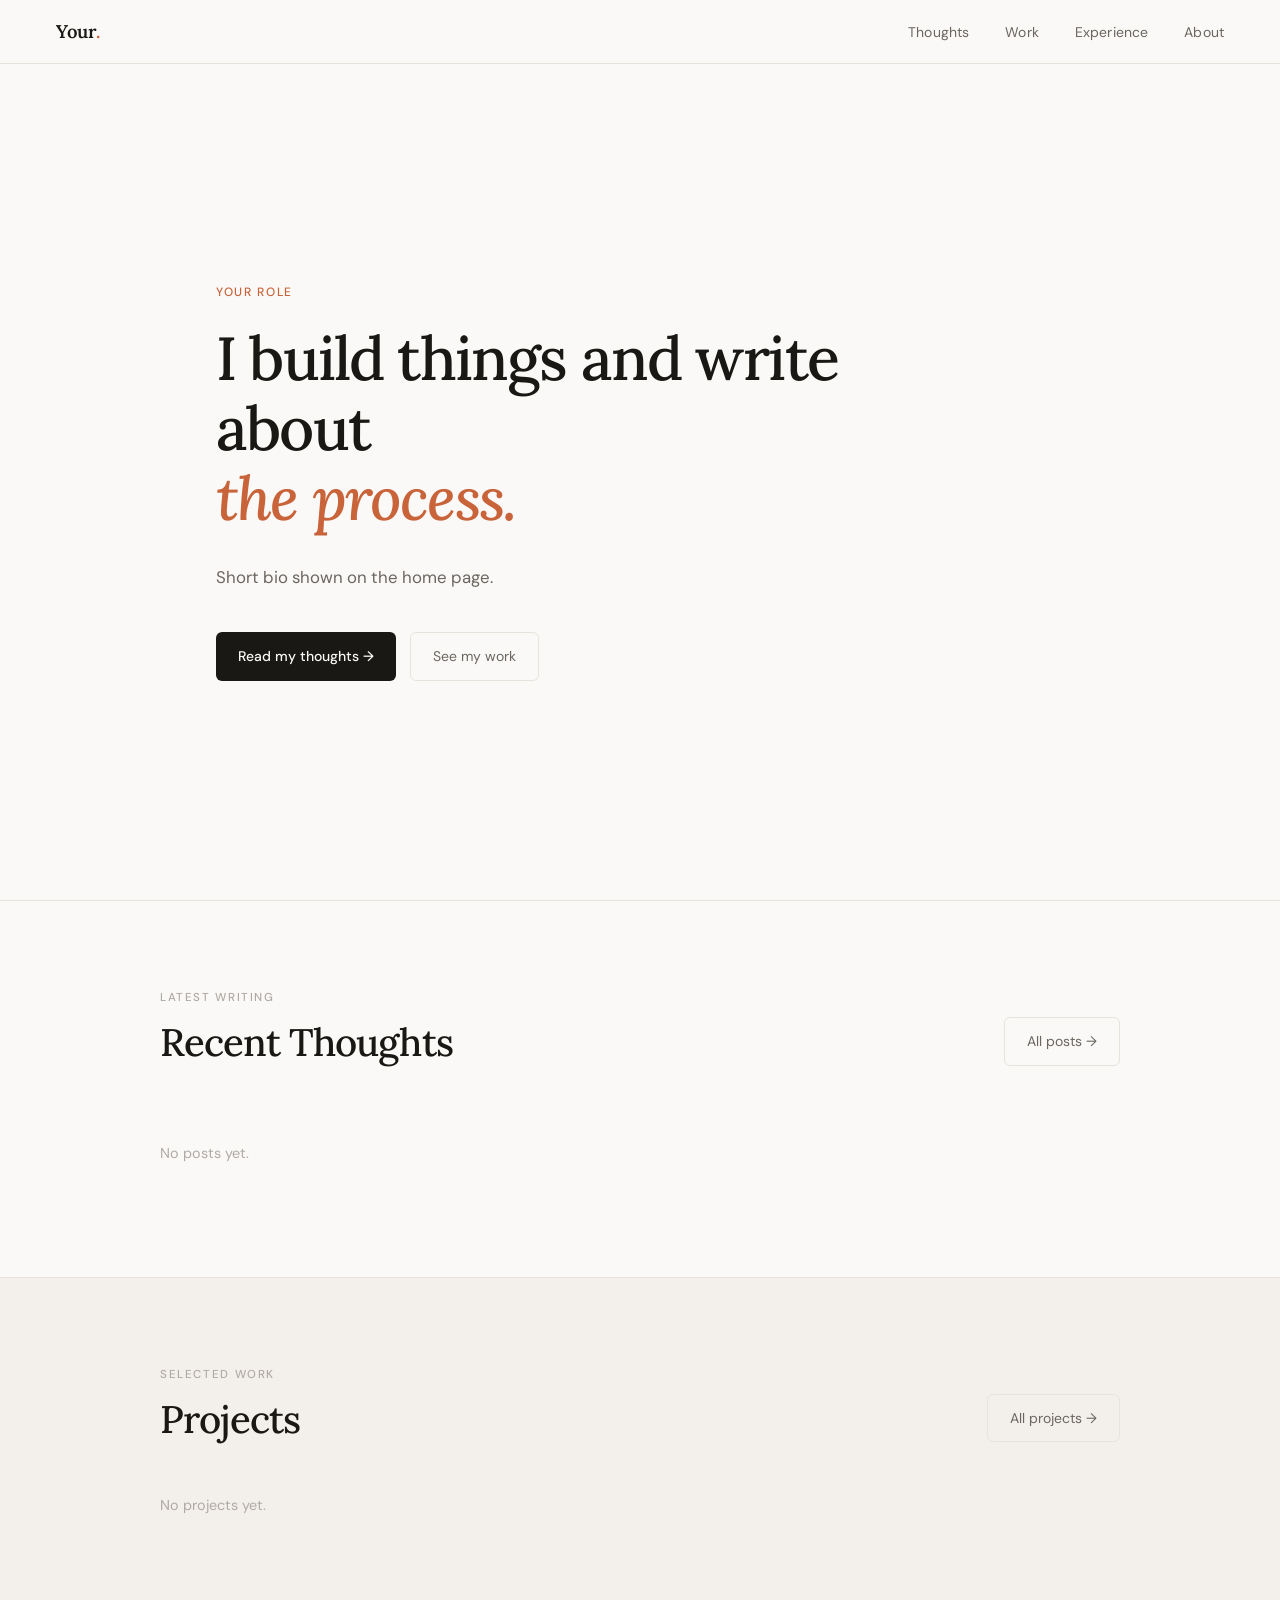
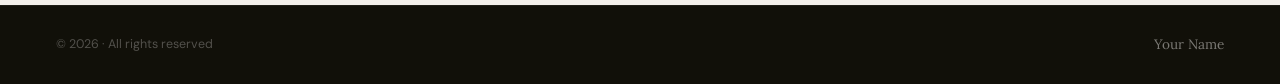
<file: index.html>
<!DOCTYPE html>
<html lang="en">
<head>
  <meta charset="UTF-8" />
  <meta name="viewport" content="width=device-width, initial-scale=1.0" />
  <title>Home</title>
  <link rel="preconnect" href="https://fonts.googleapis.com">
  <link href="https://fonts.googleapis.com/css2?family=Lora:ital,wght@0,400;0,500;0,600;1,400;1,500&family=DM+Sans:wght@300;400;500&display=swap" rel="stylesheet">
  <link rel="stylesheet" href="css/style.css">
</head>
<body>
  <nav class="nav" id="main-nav"></nav>

  <div class="page">
    <header class="hero">
      <div class="hero-inner">
        <p class="hero-eyebrow" id="hero-role">Loading...</p>
        <h1 id="hero-headline">&nbsp;</h1>
        <p class="hero-bio" id="hero-bio">&nbsp;</p>
        <div class="hero-ctas">
          <a href="thoughts.html" class="btn-primary">Read my thoughts &#8594;</a>
          <a href="portfolio.html" class="btn-ghost">See my work</a>
        </div>
      </div>
    </header>

    <section class="section" style="border-top:1px solid var(--border)">
      <div class="section-wrap">
        <div class="section-header">
          <div>
            <p class="section-label">Latest Writing</p>
            <h2 class="section-title">Recent Thoughts</h2>
          </div>
          <a href="thoughts.html" class="btn-ghost">All posts &#8594;</a>
        </div>
        <div class="posts-list" id="home-posts"><p style="color:var(--ink-faint);font-size:.9rem;padding:24px 0">Loading...</p></div>
      </div>
    </section>

    <section class="section" style="background:var(--paper-warm);border-top:1px solid var(--border)">
      <div class="section-wrap">
        <div class="section-header">
          <div>
            <p class="section-label">Selected Work</p>
            <h2 class="section-title">Projects</h2>
          </div>
          <a href="portfolio.html" class="btn-ghost">All projects &#8594;</a>
        </div>
        <div class="projects-grid" id="home-projects"><p style="color:var(--ink-faint);font-size:.9rem">Loading...</p></div>
      </div>
    </section>
  </div>

  <footer class="footer" id="main-footer"></footer>

  <script src="js/cms.js"></script>
  <script src="js/main.js"></script>
  <script>
    buildNav('home');

    document.addEventListener('DOMContentLoaded', async function () {
      const [profile, posts, projects] = await Promise.all([
        CMS.getProfile(),
        CMS.getPosts(),
        CMS.getProjects()
      ]);

      document.title = profile.name + ' — ' + profile.role;
      document.getElementById('hero-role').textContent = profile.role;
      document.getElementById('hero-headline').innerHTML = profile.tagline + '<br><em>' + profile.taglineEm + '</em>';
      document.getElementById('hero-bio').textContent = profile.bio;

      // Footer uses profile name
      buildFooter(profile);

      // Latest 3 posts
      const postsCont = document.getElementById('home-posts');
      const latest = posts.slice(0, 3);
      postsCont.innerHTML = latest.length === 0
        ? '<p style="color:var(--ink-faint);font-size:.9rem;padding:24px 0">No posts yet.</p>'
        : latest.map(function(post) {
            return '<a class="post-card fade-in" href="post.html?id=' + post.id + '">' +
              '<div>' +
                '<span class="post-tag">' + (post.tag || '') + '</span>' +
                '<h3 class="post-title">' + post.title + '</h3>' +
                '<p class="post-excerpt">' + post.excerpt + '</p>' +
              '</div>' +
              '<div class="post-meta-col">' +
                '<div class="post-date">' + CMS.formatDate(post.date) + '</div>' +
                '<div class="post-read">' + (post.readMin || 5) + ' min read</div>' +
              '</div></a>';
          }).join('');

      // Latest 3 projects
      const projCont = document.getElementById('home-projects');
      const latest3 = projects.slice(0, 3);
      projCont.innerHTML = latest3.length === 0
        ? '<p style="color:var(--ink-faint);font-size:.9rem">No projects yet.</p>'
        : latest3.map(function(proj) {
            const url = proj.url && proj.url !== '#' ? proj.url : '';
            const tags = (proj.tags || '').split(',').map(function(t){ return '<span class="tag">' + t.trim() + '</span>'; }).join('');
            return '<a class="project-card fade-in"' +
              ' href="' + (url || 'javascript:void(0)') + '"' +
              (url ? ' target="_blank" rel="noopener"' : '') + '>' +
              (proj.cover ? '<img class="project-cover" src="' + proj.cover + '" alt="' + proj.title + '">' : '') +
              '<h3 class="project-title">' + proj.title + '</h3>' +
              '<p class="project-desc">' + proj.desc + '</p>' +
              '<div class="project-tags">' + tags + '</div>' +
              (url ? '<span class="project-url">Visit &#8594;</span>' : '') +
              '</a>';
          }).join('');

      initScrollAnimations();
    });
  </script>
</body>
</html>
</file>
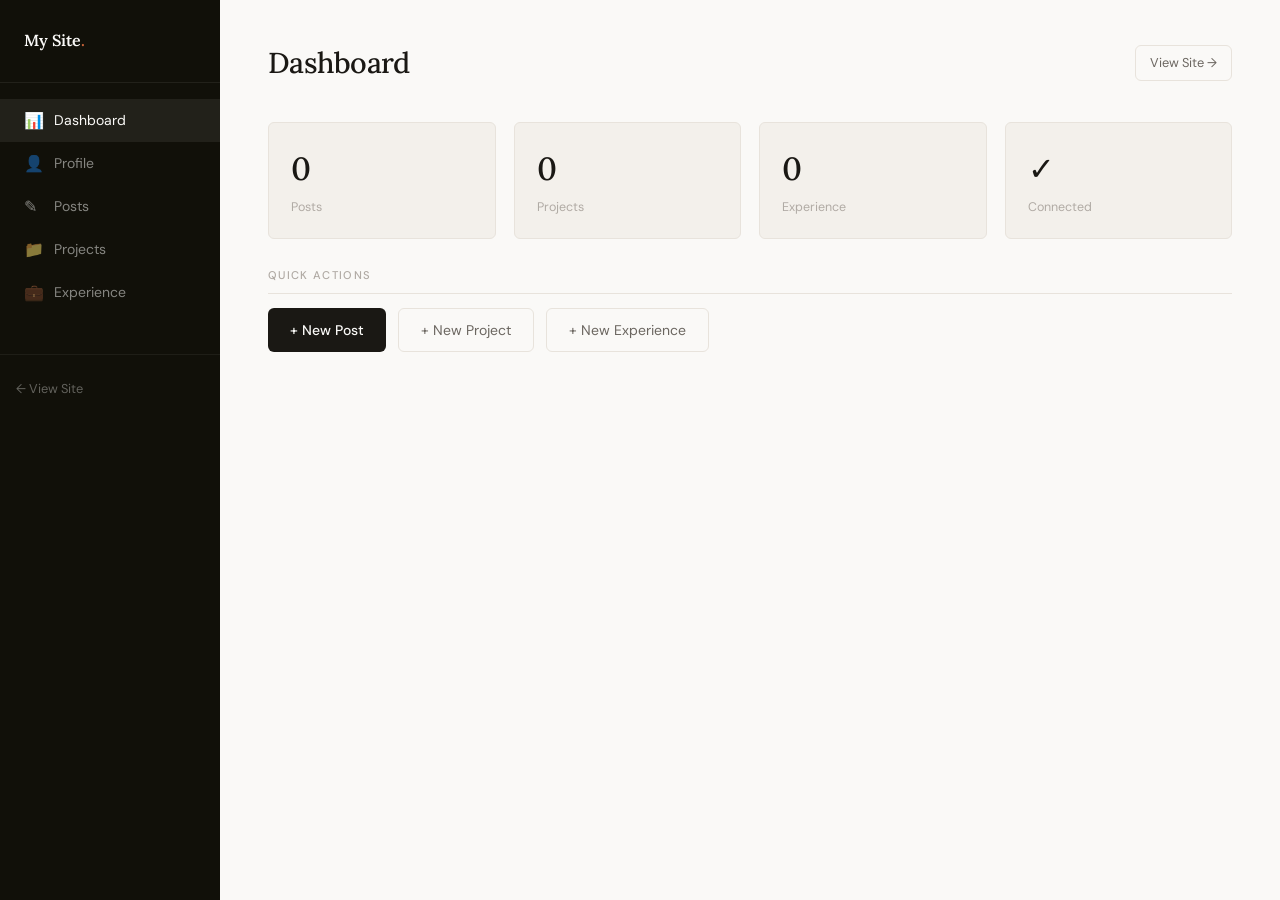
<file: admin.html>
<!DOCTYPE html>
<html lang="en">
<head>
  <meta charset="UTF-8" />
  <meta name="viewport" content="width=device-width, initial-scale=1.0" />
  <title>CMS Admin</title>
  <link rel="preconnect" href="https://fonts.googleapis.com">
  <link href="https://fonts.googleapis.com/css2?family=Lora:ital,wght@0,400;0,500;0,600;1,400;1,500&family=DM+Sans:wght@300;400;500&display=swap" rel="stylesheet">
  <link rel="stylesheet" href="css/style.css">
  <style>
    body { overflow: hidden; }
    .admin-main { height: 100vh; overflow-y: auto; }
    .rich-editor {
      min-height: 180px; padding: 12px 14px;
      background: var(--paper); border: 1px solid var(--border);
      border-radius: var(--radius); font-family: var(--serif);
      font-size: .95rem; line-height: 1.7; color: var(--ink); outline: none;
    }
    .rich-editor:focus { border-color: var(--accent); }
    .editor-toolbar { display: flex; gap: 6px; flex-wrap: wrap; margin-bottom: 6px; }
    .editor-toolbar button {
      padding: 5px 10px; font-size: .78rem; font-weight: 500;
      background: var(--paper-warm); border: 1px solid var(--border);
      border-radius: 4px; cursor: pointer; font-family: var(--sans); transition: background .15s;
    }
    .editor-toolbar button:hover { background: var(--border); }
    .img-preview { width:100%; max-height:180px; object-fit:cover; border-radius:var(--radius); margin-top:8px; display:none; }
    .section-divider {
      font-size:.7rem; font-weight:500; letter-spacing:.12em; text-transform:uppercase;
      color:var(--ink-faint); margin:28px 0 14px; padding-bottom:8px; border-bottom:1px solid var(--border);
    }
    .loading-spinner {
      display:inline-block; width:16px; height:16px;
      border:2px solid var(--border); border-top-color:var(--accent);
      border-radius:50%; animation:spin .7s linear infinite; margin-right:8px; vertical-align:middle;
    }
    @keyframes spin { to { transform:rotate(360deg); } }
  </style>
</head>
<body>
<div class="admin-layout">

  <!-- SIDEBAR -->
  <aside class="admin-sidebar">
    <a href="index.html" class="admin-sidebar-logo">My Site<span>.</span></a>
    <nav class="admin-nav">
      <button class="admin-nav-item active" onclick="showPanel('dashboard')"><span class="icon">&#128202;</span> Dashboard</button>
      <button class="admin-nav-item" onclick="showPanel('profile')"><span class="icon">&#128100;</span> Profile</button>
      <button class="admin-nav-item" onclick="showPanel('posts')"><span class="icon">&#9998;</span> Posts</button>
      <button class="admin-nav-item" onclick="showPanel('projects')"><span class="icon">&#128193;</span> Projects</button>
      <button class="admin-nav-item" onclick="showPanel('experience')"><span class="icon">&#128188;</span> Experience</button>
      <div style="padding:24px 16px;border-top:1px solid rgba(255,255,255,.06);margin-top:40px">
        <a href="index.html" style="font-size:.8rem;color:rgba(250,249,247,.35);text-decoration:none;display:block;margin-bottom:10px">&#8592; View Site</a>
      </div>
    </nav>
  </aside>

  <!-- MAIN -->
  <main class="admin-main">

    <!-- DASHBOARD -->
    <div id="panel-dashboard" class="admin-panel active">
      <div class="admin-topbar">
        <h1>Dashboard</h1>
        <a href="index.html" class="btn-ghost btn-sm" target="_blank">View Site &#8594;</a>
      </div>
      <div class="stats-row" id="stats-row">
        <div class="stat-card"><div class="stat-number"><span class="loading-spinner"></span></div><div class="stat-label">Loading...</div></div>
      </div>
      <p class="section-divider">Quick Actions</p>
      <div style="display:flex;gap:12px;flex-wrap:wrap">
        <button class="btn-primary" onclick="showPanel('posts');openPostForm()">+ New Post</button>
        <button class="btn-ghost" onclick="showPanel('projects');openProjectForm()">+ New Project</button>
        <button class="btn-ghost" onclick="showPanel('experience');openExpForm()">+ New Experience</button>
      </div>
    </div>

    <!-- PROFILE -->
    <div id="panel-profile" class="admin-panel">
      <div class="admin-topbar">
        <h1>Profile</h1>
        <button class="btn-primary" onclick="saveProfileForm()">Save Changes</button>
      </div>
      <div class="cms-form" style="margin-top:0">
        <p class="section-divider" style="margin-top:0">Identity</p>
        <div class="form-grid">
          <div class="form-row">
            <div class="field"><label>Full Name</label><input type="text" id="p-name" placeholder="Alex Mercer"></div>
            <div class="field"><label>Role / Title</label><input type="text" id="p-role" placeholder="Designer & Developer"></div>
          </div>
          <div class="form-row">
            <div class="field"><label>Hero Tagline</label><input type="text" id="p-tagline" placeholder="I build things and write about"></div>
            <div class="field"><label>Hero Emphasis (italic)</label><input type="text" id="p-taglineEm" placeholder="the process."></div>
          </div>
          <div class="field"><label>Short Bio (hero)</label><textarea id="p-bio" rows="2"></textarea></div>
          <div class="field">
            <label>Avatar Image URL</label>
            <input type="url" id="p-avatar" placeholder="https://...">
            <img id="p-avatar-preview" class="img-preview">
          </div>
        </div>
        <p class="section-divider">About Page</p>
        <div class="form-grid">
          <div class="field"><label>Paragraph 1</label><textarea id="p-about1" rows="3"></textarea></div>
          <div class="field"><label>Paragraph 2</label><textarea id="p-about2" rows="3"></textarea></div>
          <div class="field"><label>Paragraph 3</label><textarea id="p-about3" rows="3"></textarea></div>
          <div class="form-row">
            <div class="field"><label>Location</label><input type="text" id="p-location"></div>
            <div class="field"><label>Currently</label><input type="text" id="p-currently"></div>
          </div>
          <div class="form-row">
            <div class="field"><label>Interests</label><input type="text" id="p-interests"></div>
            <div class="field"><label>Education</label><input type="text" id="p-education"></div>
          </div>
          <div class="field"><label>Open To</label><input type="text" id="p-openTo"></div>
        </div>
        <p class="section-divider">Social Links</p>
        <div class="form-grid">
          <div class="form-row">
            <div class="field"><label>Twitter URL</label><input type="url" id="p-twitter"></div>
            <div class="field"><label>GitHub URL</label><input type="url" id="p-github"></div>
          </div>
          <div class="form-row">
            <div class="field"><label>LinkedIn URL</label><input type="url" id="p-linkedin"></div>
            <div class="field"><label>Dribbble URL</label><input type="url" id="p-dribbble"></div>
          </div>
          <div class="field"><label>Email Address</label><input type="email" id="p-email"></div>
        </div>
      </div>
    </div>

    <!-- POSTS -->
    <div id="panel-posts" class="admin-panel">
      <div class="admin-topbar">
        <h1>Posts</h1>
        <button class="btn-primary" onclick="openPostForm()">+ New Post</button>
      </div>
      <div class="cms-list" id="posts-list"></div>
      <div class="cms-form" id="post-form" style="display:none">
        <h3 id="post-form-title">New Post</h3>
        <input type="hidden" id="post-id">
        <div class="form-grid">
          <div class="field"><label>Title</label><input type="text" id="post-title" placeholder="Your post title..."></div>
          <div class="form-row">
            <div class="field"><label>Tag / Category</label><input type="text" id="post-tag" placeholder="Design, Engineering..."></div>
            <div class="field"><label>Read Time (min)</label><input type="number" id="post-readMin" min="1" max="60" value="5"></div>
          </div>
          <div class="field"><label>Date</label><input type="date" id="post-date"></div>
          <div class="field">
            <label>Cover Image URL (optional)</label>
            <input type="url" id="post-cover" placeholder="https://...">
            <img id="post-cover-preview" class="img-preview">
          </div>
          <div class="field"><label>Excerpt (shown in list)</label><textarea id="post-excerpt" rows="2"></textarea></div>
          <div class="field">
            <label>Full Content</label>
            <div class="editor-toolbar">
              <button onclick="fmt('bold')"><b>B</b></button>
              <button onclick="fmt('italic')"><i>I</i></button>
              <button onclick="fmtWrap('h2')">H2</button>
              <button onclick="fmtWrap('h3')">H3</button>
              <button onclick="fmtWrap('blockquote')">" "</button>
              <button onclick="fmtLink()">Link</button>
              <button onclick="fmtWrap('p')">&#182;</button>
            </div>
            <div id="post-content" class="rich-editor" contenteditable="true" spellcheck="true"></div>
          </div>
        </div>
        <div class="form-actions">
          <button class="btn-primary" onclick="savePost()">Save Post</button>
          <button class="btn-ghost" onclick="closePostForm()">Cancel</button>
        </div>
      </div>
    </div>

    <!-- PROJECTS -->
    <div id="panel-projects" class="admin-panel">
      <div class="admin-topbar">
        <h1>Projects</h1>
        <button class="btn-primary" onclick="openProjectForm()">+ New Project</button>
      </div>
      <div class="cms-list" id="projects-list"></div>
      <div class="cms-form" id="project-form" style="display:none">
        <h3 id="project-form-title">New Project</h3>
        <input type="hidden" id="project-id">
        <div class="form-grid">
          <div class="field"><label>Project Title</label><input type="text" id="project-title"></div>
          <div class="field"><label>Description</label><textarea id="project-desc" rows="3"></textarea></div>
          <div class="field"><label>Tags (comma-separated)</label><input type="text" id="project-tags" placeholder="React, Figma, TypeScript"></div>
          <div class="field"><label>Project URL</label><input type="url" id="project-url" placeholder="https://..."></div>
          <div class="field">
            <label>Cover Image URL (optional)</label>
            <input type="url" id="project-cover" placeholder="https://...">
            <img id="project-cover-preview" class="img-preview">
          </div>
        </div>
        <div class="form-actions">
          <button class="btn-primary" onclick="saveProject()">Save Project</button>
          <button class="btn-ghost" onclick="closeProjectForm()">Cancel</button>
        </div>
      </div>
    </div>

    <!-- EXPERIENCE -->
    <div id="panel-experience" class="admin-panel">
      <div class="admin-topbar">
        <h1>Experience</h1>
        <button class="btn-primary" onclick="openExpForm()">+ New Entry</button>
      </div>
      <div class="cms-list" id="exp-list"></div>
      <div class="cms-form" id="exp-form" style="display:none">
        <h3 id="exp-form-title">New Experience</h3>
        <input type="hidden" id="exp-id">
        <div class="form-grid">
          <div class="form-row">
            <div class="field"><label>Role / Position</label><input type="text" id="exp-role" placeholder="Senior Designer"></div>
            <div class="field"><label>Company</label><input type="text" id="exp-company" placeholder="Stripe"></div>
          </div>
          <div class="field"><label>Period</label><input type="text" id="exp-period" placeholder="2023 — Present"></div>
          <div class="field"><label>Description</label><textarea id="exp-desc" rows="3"></textarea></div>
          <div class="field"><label>Skills (comma-separated)</label><input type="text" id="exp-skills" placeholder="Design, React, Leadership"></div>
        </div>
        <div class="form-actions">
          <button class="btn-primary" onclick="saveExp()">Save Entry</button>
          <button class="btn-ghost" onclick="closeExpForm()">Cancel</button>
        </div>
      </div>
    </div>

  </main>
</div>

<script src="js/cms.js"></script>
<script src="js/main.js"></script>
<script>
/* ── PANEL NAV ──────────────────────────────────── */
function showPanel(name) {
  document.querySelectorAll('.admin-panel').forEach(function(p){ p.classList.remove('active'); });
  document.querySelectorAll('.admin-nav-item').forEach(function(b){ b.classList.remove('active'); });
  document.getElementById('panel-' + name).classList.add('active');
  // Mark correct sidebar button active
  document.querySelectorAll('.admin-nav-item').forEach(function(b){
    const text = b.textContent.trim().toLowerCase();
    if (
      (name === 'dashboard'  && text.includes('dash')) ||
      (name === 'profile'    && text.includes('profile')) ||
      (name === 'posts'      && text.includes('post')) ||
      (name === 'projects'   && text.includes('project')) ||
      (name === 'experience' && text.includes('experience'))
    ) b.classList.add('active');
  });
  if (name === 'dashboard')  renderDashboard();
  if (name === 'profile')    loadProfileForm();
  if (name === 'posts')      renderPosts();
  if (name === 'projects')   renderProjects();
  if (name === 'experience') renderExp();
}

/* ── DASHBOARD ──────────────────────────────────── */
async function renderDashboard() {
  const [posts, projects, exp] = await Promise.all([
    CMS.getPosts(), CMS.getProjects(), CMS.getExperience()
  ]);
  const stats = [
    { num: posts.length,    label: 'Posts'      },
    { num: projects.length, label: 'Projects'   },
    { num: exp.length,      label: 'Experience' },
    { num: '&#10003;',      label: 'Connected'  },
  ];
  document.getElementById('stats-row').innerHTML = stats.map(function(s){
    return '<div class="stat-card"><div class="stat-number">' + s.num + '</div><div class="stat-label">' + s.label + '</div></div>';
  }).join('');
}

/* ── PROFILE ─────────────────────────────────────── */
async function loadProfileForm() {
  const p = await CMS.getProfile();
  const fields = {
    'p-name': p.name, 'p-role': p.role,
    'p-tagline': p.tagline, 'p-taglineEm': p.taglineEm,
    'p-bio': p.bio, 'p-avatar': p.avatar || '',
    'p-about1': p.about1, 'p-about2': p.about2, 'p-about3': p.about3,
    'p-location': p.location, 'p-currently': p.currently,
    'p-interests': p.interests, 'p-education': p.education, 'p-openTo': p.openTo,
    'p-twitter': (p.social||{}).twitter||'', 'p-github': (p.social||{}).github||'',
    'p-linkedin': (p.social||{}).linkedin||'', 'p-dribbble': (p.social||{}).dribbble||'',
    'p-email': (p.social||{}).email||'',
  };
  Object.entries(fields).forEach(function(e){ const el = document.getElementById(e[0]); if (el) el.value = e[1] || ''; });
  previewImg('p-avatar', 'p-avatar-preview');
}

async function saveProfileForm() {
  const g = function(id){ const el = document.getElementById(id); return el ? el.value.trim() : ''; };
  const profile = {
    name: g('p-name'), role: g('p-role'),
    tagline: g('p-tagline'), taglineEm: g('p-taglineEm'),
    bio: g('p-bio'), avatar: g('p-avatar'),
    about1: g('p-about1'), about2: g('p-about2'), about3: g('p-about3'),
    location: g('p-location'), currently: g('p-currently'),
    interests: g('p-interests'), education: g('p-education'), openTo: g('p-openTo'),
    social: {
      twitter: g('p-twitter'), github: g('p-github'),
      linkedin: g('p-linkedin'), dribbble: g('p-dribbble'), email: g('p-email'),
    }
  };
  try {
    await CMS.saveProfile(profile);
    showToast('Profile saved!');
  } catch(e) { showToast('Error saving profile', 'error'); console.error(e); }
}

/* ── POSTS ───────────────────────────────────────── */
async function renderPosts() {
  const cont = document.getElementById('posts-list');
  cont.innerHTML = '<p style="color:var(--ink-faint);font-size:.9rem;padding:16px 0"><span class="loading-spinner"></span>Loading...</p>';
  const posts = await CMS.getPosts();
  if (posts.length === 0) {
    cont.innerHTML = '<div class="empty-state"><div class="icon">&#9998;</div><p>No posts yet.</p></div>';
    return;
  }
  cont.innerHTML = posts.map(function(p){
    return '<div class="cms-item">' +
      '<div class="cms-item-info">' +
        '<div class="cms-item-title">' + p.title + '</div>' +
        '<div class="cms-item-sub">' + (p.tag||'—') + ' &middot; ' + CMS.formatDate(p.date) + ' &middot; ' + (p.readMin||5) + ' min</div>' +
      '</div>' +
      '<div class="cms-item-actions">' +
        '<a href="post.html?id=' + p.id + '" target="_blank" class="btn-ghost btn-sm">Preview</a>' +
        '<button class="btn-ghost btn-sm" onclick="editPost(\'' + p.id + '\')">Edit</button>' +
        '<button class="btn-danger btn-sm" onclick="deletePost(\'' + p.id + '\')">Delete</button>' +
      '</div></div>';
  }).join('');
}

function openPostForm(post) {
  document.getElementById('post-form').style.display = 'block';
  document.getElementById('post-form-title').textContent = post ? 'Edit Post' : 'New Post';
  document.getElementById('post-id').value      = post ? post.id      : CMS.uid();
  document.getElementById('post-title').value   = post ? post.title   : '';
  document.getElementById('post-tag').value     = post ? post.tag     : '';
  document.getElementById('post-readMin').value = post ? post.readMin : 5;
  document.getElementById('post-date').value    = post ? post.date    : new Date().toISOString().slice(0,10);
  document.getElementById('post-cover').value   = post ? (post.cover||'') : '';
  document.getElementById('post-excerpt').value = post ? post.excerpt  : '';
  document.getElementById('post-content').innerHTML = post ? (post.content||'') : '';
  previewImg('post-cover', 'post-cover-preview');
  document.getElementById('post-form').scrollIntoView({ behavior: 'smooth' });
}
function closePostForm() { document.getElementById('post-form').style.display = 'none'; }

async function editPost(id) {
  const post = await CMS.getPost(id);
  if (post) openPostForm(post);
}

async function deletePost(id) {
  if (!confirm('Delete this post?')) return;
  try {
    await CMS.deletePost(id);
    renderPosts();
    showToast('Post deleted', 'error');
  } catch(e) { showToast('Error deleting post', 'error'); }
}

async function savePost() {
  const g = function(id){ const el = document.getElementById(id); return el ? el.value.trim() : ''; };
  const post = {
    id: g('post-id'), title: g('post-title'), tag: g('post-tag'),
    readMin: parseInt(g('post-readMin'))||5, date: g('post-date'),
    cover: g('post-cover'), excerpt: g('post-excerpt'),
    content: document.getElementById('post-content').innerHTML,
  };
  if (!post.title) { showToast('Title is required', 'error'); return; }
  try {
    await CMS.savePost(post);
    closePostForm(); renderPosts(); showToast('Post saved!');
  } catch(e) { showToast('Error saving post', 'error'); console.error(e); }
}

/* ── PROJECTS ────────────────────────────────────── */
async function renderProjects() {
  const cont = document.getElementById('projects-list');
  cont.innerHTML = '<p style="color:var(--ink-faint);font-size:.9rem;padding:16px 0"><span class="loading-spinner"></span>Loading...</p>';
  const projects = await CMS.getProjects();
  if (projects.length === 0) {
    cont.innerHTML = '<div class="empty-state"><div class="icon">&#128193;</div><p>No projects yet.</p></div>';
    return;
  }
  cont.innerHTML = projects.map(function(p){
    return '<div class="cms-item">' +
      '<div class="cms-item-info">' +
        '<div class="cms-item-title">' + p.title + '</div>' +
        '<div class="cms-item-sub">' + (p.tags||'—') + '</div>' +
      '</div>' +
      '<div class="cms-item-actions">' +
        (p.url && p.url !== '#' ? '<a href="' + p.url + '" target="_blank" class="btn-ghost btn-sm">Visit</a>' : '') +
        '<button class="btn-ghost btn-sm" onclick="editProject(\'' + p.id + '\')">Edit</button>' +
        '<button class="btn-danger btn-sm" onclick="deleteProject(\'' + p.id + '\')">Delete</button>' +
      '</div></div>';
  }).join('');
}

function openProjectForm(proj) {
  document.getElementById('project-form').style.display = 'block';
  document.getElementById('project-form-title').textContent = proj ? 'Edit Project' : 'New Project';
  document.getElementById('project-id').value    = proj ? proj.id    : CMS.uid();
  document.getElementById('project-title').value = proj ? proj.title : '';
  document.getElementById('project-desc').value  = proj ? proj.desc  : '';
  document.getElementById('project-tags').value  = proj ? proj.tags  : '';
  document.getElementById('project-url').value   = proj ? (proj.url||'')   : '';
  document.getElementById('project-cover').value = proj ? (proj.cover||'') : '';
  previewImg('project-cover', 'project-cover-preview');
  document.getElementById('project-form').scrollIntoView({ behavior: 'smooth' });
}
function closeProjectForm() { document.getElementById('project-form').style.display = 'none'; }

async function editProject(id) {
  const projects = await CMS.getProjects();
  const proj = projects.find(function(p){ return p.id === id; });
  if (proj) openProjectForm(proj);
}

async function deleteProject(id) {
  if (!confirm('Delete this project?')) return;
  try {
    await CMS.deleteProject(id);
    renderProjects(); showToast('Project deleted', 'error');
  } catch(e) { showToast('Error deleting project', 'error'); }
}

async function saveProject() {
  const g = function(id){ const el = document.getElementById(id); return el ? el.value.trim() : ''; };
  const proj = {
    id: g('project-id'), title: g('project-title'),
    desc: g('project-desc'), tags: g('project-tags'),
    url: g('project-url'), cover: g('project-cover'),
  };
  if (!proj.title) { showToast('Title is required', 'error'); return; }
  try {
    await CMS.saveProject(proj);
    closeProjectForm(); renderProjects(); showToast('Project saved!');
  } catch(e) { showToast('Error saving project', 'error'); console.error(e); }
}

/* ── EXPERIENCE ──────────────────────────────────── */
async function renderExp() {
  const cont = document.getElementById('exp-list');
  cont.innerHTML = '<p style="color:var(--ink-faint);font-size:.9rem;padding:16px 0"><span class="loading-spinner"></span>Loading...</p>';
  const exps = await CMS.getExperience();
  if (exps.length === 0) {
    cont.innerHTML = '<div class="empty-state"><div class="icon">&#128188;</div><p>No entries yet.</p></div>';
    return;
  }
  cont.innerHTML = exps.map(function(e){
    return '<div class="cms-item">' +
      '<div class="cms-item-info">' +
        '<div class="cms-item-title">' + e.role + ' at ' + e.company + '</div>' +
        '<div class="cms-item-sub">' + e.period + '</div>' +
      '</div>' +
      '<div class="cms-item-actions">' +
        '<button class="btn-ghost btn-sm" onclick="editExp(\'' + e.id + '\')">Edit</button>' +
        '<button class="btn-danger btn-sm" onclick="deleteExp(\'' + e.id + '\')">Delete</button>' +
      '</div></div>';
  }).join('');
}

function openExpForm(exp) {
  document.getElementById('exp-form').style.display = 'block';
  document.getElementById('exp-form-title').textContent = exp ? 'Edit Experience' : 'New Experience';
  document.getElementById('exp-id').value      = exp ? exp.id      : CMS.uid();
  document.getElementById('exp-role').value    = exp ? exp.role    : '';
  document.getElementById('exp-company').value = exp ? exp.company : '';
  document.getElementById('exp-period').value  = exp ? exp.period  : '';
  document.getElementById('exp-desc').value    = exp ? exp.desc    : '';
  document.getElementById('exp-skills').value  = exp ? exp.skills  : '';
  document.getElementById('exp-form').scrollIntoView({ behavior: 'smooth' });
}
function closeExpForm() { document.getElementById('exp-form').style.display = 'none'; }

async function editExp(id) {
  const exps = await CMS.getExperience();
  const exp = exps.find(function(e){ return e.id === id; });
  if (exp) openExpForm(exp);
}

async function deleteExp(id) {
  if (!confirm('Delete this entry?')) return;
  try {
    await CMS.deleteExp(id);
    renderExp(); showToast('Entry deleted', 'error');
  } catch(e) { showToast('Error deleting entry', 'error'); }
}

async function saveExp() {
  const g = function(id){ const el = document.getElementById(id); return el ? el.value.trim() : ''; };
  const exp = {
    id: g('exp-id'), role: g('exp-role'), company: g('exp-company'),
    period: g('exp-period'), desc: g('exp-desc'), skills: g('exp-skills'),
  };
  if (!exp.role || !exp.company) { showToast('Role and Company are required', 'error'); return; }
  try {
    await CMS.saveExp(exp);
    closeExpForm(); renderExp(); showToast('Experience saved!');
  } catch(e) { showToast('Error saving entry', 'error'); console.error(e); }
}

/* ── RICH TEXT EDITOR ────────────────────────────── */
function fmt(cmd) { document.execCommand(cmd, false, null); }
function fmtWrap(tag) {
  const sel = window.getSelection();
  if (!sel.rangeCount) return;
  const range = sel.getRangeAt(0);
  const el = document.createElement(tag);
  el.appendChild(range.extractContents());
  range.insertNode(el);
}
function fmtLink() {
  const url = prompt('Enter URL:');
  if (url) document.execCommand('createLink', false, url);
}

/* ── IMAGE PREVIEW ───────────────────────────────── */
function previewImg(inputId, previewId) {
  const input = document.getElementById(inputId);
  const preview = document.getElementById(previewId);
  if (!input || !preview) return;
  const update = function() {
    const url = input.value.trim();
    if (url) { preview.src = url; preview.style.display = 'block'; }
    else { preview.style.display = 'none'; }
  };
  input.removeEventListener('input', input._previewHandler);
  input._previewHandler = update;
  input.addEventListener('input', update);
  update();
}

/* ── INIT ────────────────────────────────────────── */
document.addEventListener('DOMContentLoaded', function() {
  renderDashboard();
});
</script>
</body>
</html>
</file>
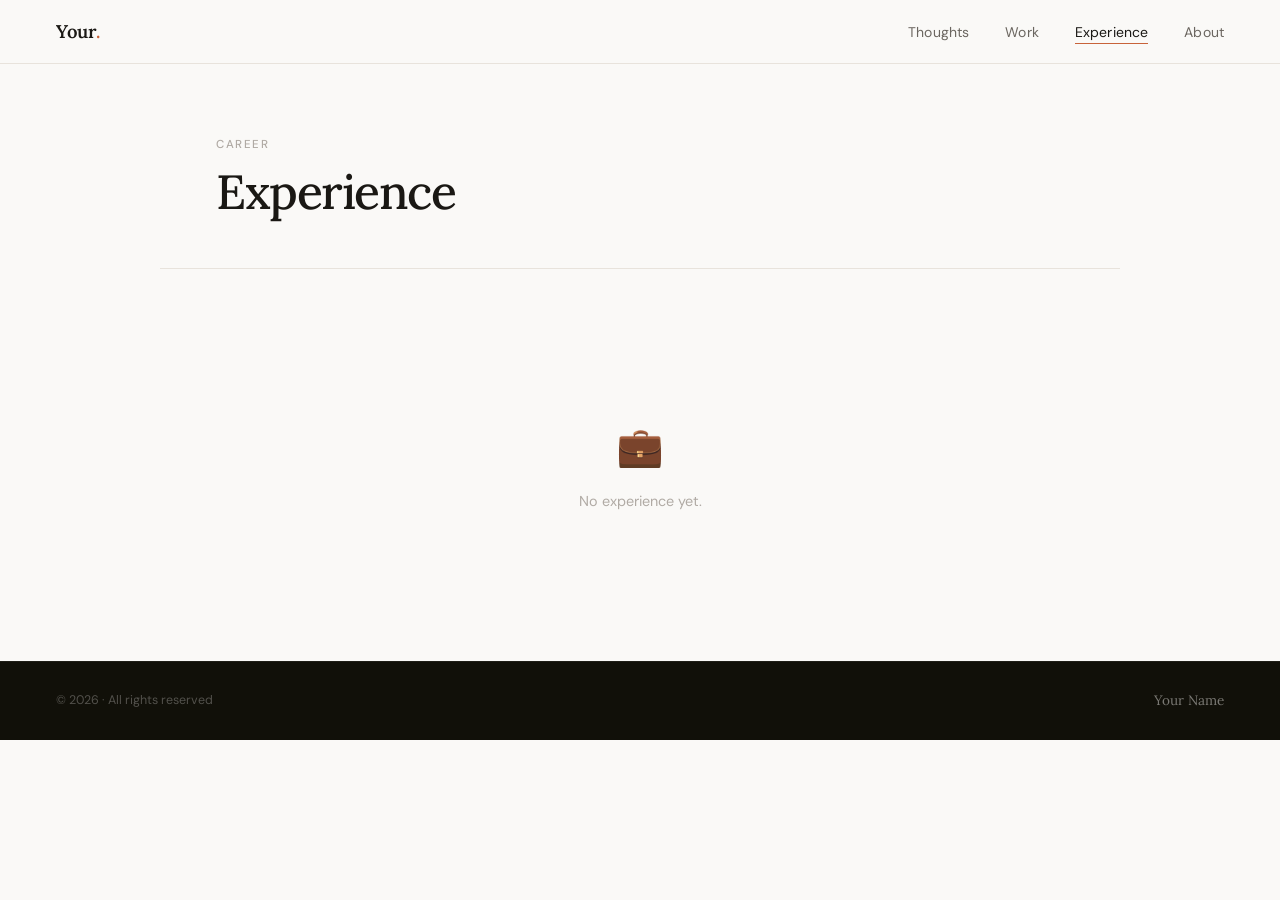
<file: experience.html>
<!DOCTYPE html>
<html lang="en">
<head>
  <meta charset="UTF-8" />
  <meta name="viewport" content="width=device-width, initial-scale=1.0" />
  <title>Experience</title>
  <link rel="preconnect" href="https://fonts.googleapis.com">
  <link href="https://fonts.googleapis.com/css2?family=Lora:ital,wght@0,400;0,500;0,600;1,400;1,500&family=DM+Sans:wght@300;400;500&display=swap" rel="stylesheet">
  <link rel="stylesheet" href="css/style.css">
</head>
<body>
  <nav class="nav" id="main-nav"></nav>

  <div class="page">
    <div class="page-header">
      <p class="section-label">Career</p>
      <h1>Experience</h1>
    </div>
    <section class="section">
      <div class="section-wrap">
        <div class="timeline" id="timeline"><p style="color:var(--ink-faint);font-size:.9rem;padding:24px 0">Loading...</p></div>
      </div>
    </section>
  </div>

  <footer class="footer" id="main-footer"></footer>

  <script src="js/cms.js"></script>
  <script src="js/main.js"></script>
  <script>
    buildNav('experience');

    document.addEventListener('DOMContentLoaded', async function () {
      const [profile, experience] = await Promise.all([CMS.getProfile(), CMS.getExperience()]);
      document.title = 'Experience — ' + profile.name;
      buildFooter(profile);

      const timeline = document.getElementById('timeline');
      if (experience.length === 0) {
        timeline.innerHTML = '<div class="empty-state"><div class="icon">&#128188;</div><p>No experience yet.</p></div>';
        return;
      }
      timeline.innerHTML = experience.map(function(exp) {
        const skills = (exp.skills || '').split(',').map(function(s){ return '<span class="tag">' + s.trim() + '</span>'; }).join('');
        return '<div class="timeline-item fade-in">' +
          '<div class="timeline-period">' + exp.period + '</div>' +
          '<div>' +
            '<div class="timeline-role">' + exp.role + '</div>' +
            '<div class="timeline-company">' + exp.company + '</div>' +
            '<p class="timeline-desc">' + exp.desc + '</p>' +
            '<div class="timeline-skills">' + skills + '</div>' +
          '</div></div>';
      }).join('');
      initScrollAnimations();
    });
  </script>
</body>
</html>
</file>
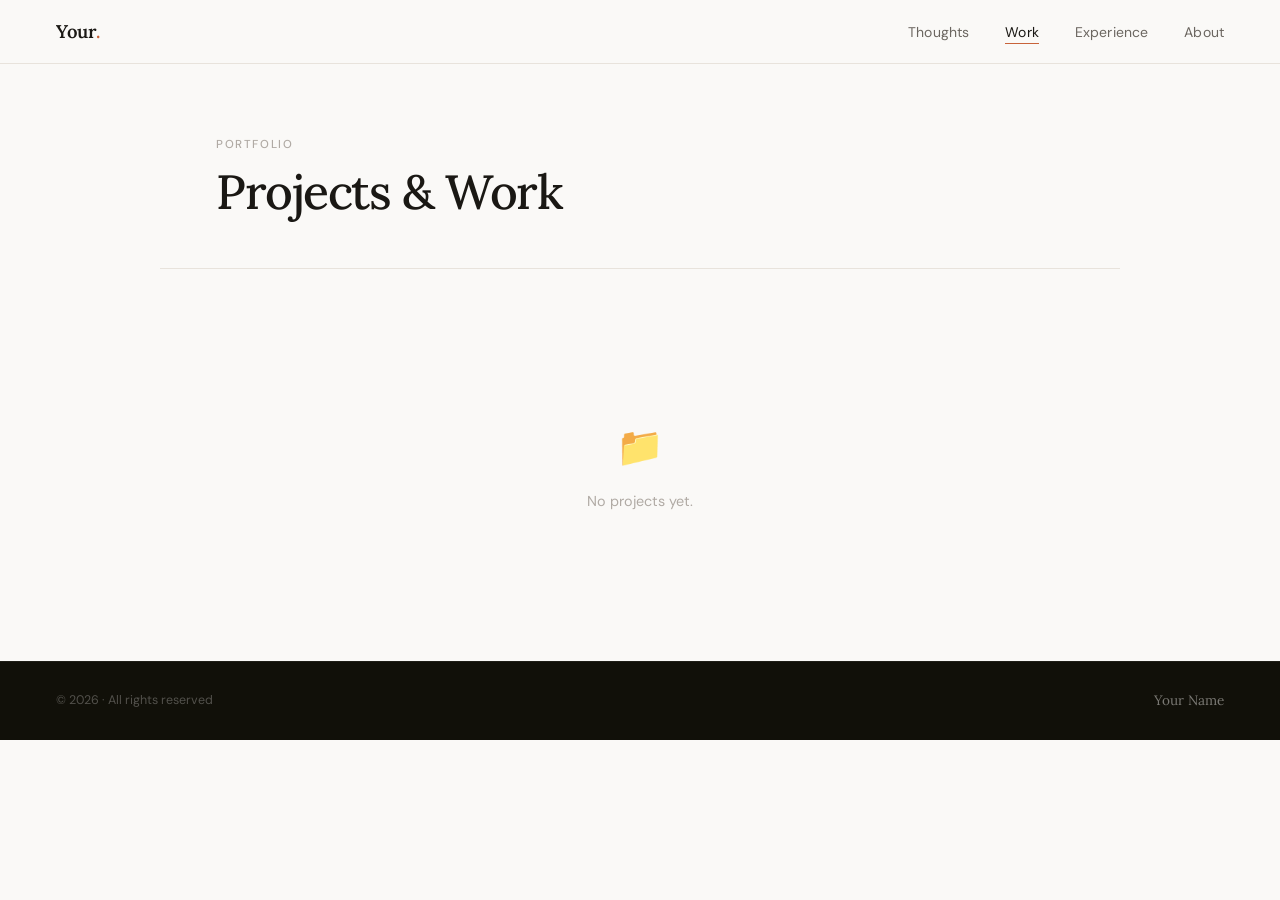
<file: portfolio.html>
<!DOCTYPE html>
<html lang="en">
<head>
  <meta charset="UTF-8" />
  <meta name="viewport" content="width=device-width, initial-scale=1.0" />
  <title>Work</title>
  <link rel="preconnect" href="https://fonts.googleapis.com">
  <link href="https://fonts.googleapis.com/css2?family=Lora:ital,wght@0,400;0,500;0,600;1,400;1,500&family=DM+Sans:wght@300;400;500&display=swap" rel="stylesheet">
  <link rel="stylesheet" href="css/style.css">
</head>
<body>
  <nav class="nav" id="main-nav"></nav>

  <div class="page">
    <div class="page-header">
      <p class="section-label">Portfolio</p>
      <h1>Projects &amp; Work</h1>
    </div>
    <section class="section">
      <div class="section-wrap">
        <div class="projects-grid" id="projects-grid"><p style="color:var(--ink-faint);font-size:.9rem">Loading...</p></div>
      </div>
    </section>
  </div>

  <footer class="footer" id="main-footer"></footer>

  <script src="js/cms.js"></script>
  <script src="js/main.js"></script>
  <script>
    buildNav('portfolio');

    document.addEventListener('DOMContentLoaded', async function () {
      const [profile, projects] = await Promise.all([CMS.getProfile(), CMS.getProjects()]);
      document.title = 'Work — ' + profile.name;
      buildFooter(profile);

      const grid = document.getElementById('projects-grid');
      if (projects.length === 0) {
        grid.innerHTML = '<div class="empty-state" style="grid-column:1/-1"><div class="icon">&#128193;</div><p>No projects yet.</p></div>';
        return;
      }
      grid.innerHTML = projects.map(function(proj) {
        const url = proj.url && proj.url !== '#' ? proj.url : '';
        const tags = (proj.tags || '').split(',').map(function(t){ return '<span class="tag">' + t.trim() + '</span>'; }).join('');
        return '<a class="project-card fade-in"' +
          ' href="' + (url || 'javascript:void(0)') + '"' +
          (url ? ' target="_blank" rel="noopener"' : '') + '>' +
          (proj.cover ? '<img class="project-cover" src="' + proj.cover + '" alt="' + proj.title + '">' : '') +
          '<h3 class="project-title">' + proj.title + '</h3>' +
          '<p class="project-desc">' + proj.desc + '</p>' +
          '<div class="project-tags">' + tags + '</div>' +
          (url ? '<span class="project-url">Visit project &#8594;</span>' : '') +
          '</a>';
      }).join('');
      initScrollAnimations();
    });
  </script>
</body>
</html>
</file>
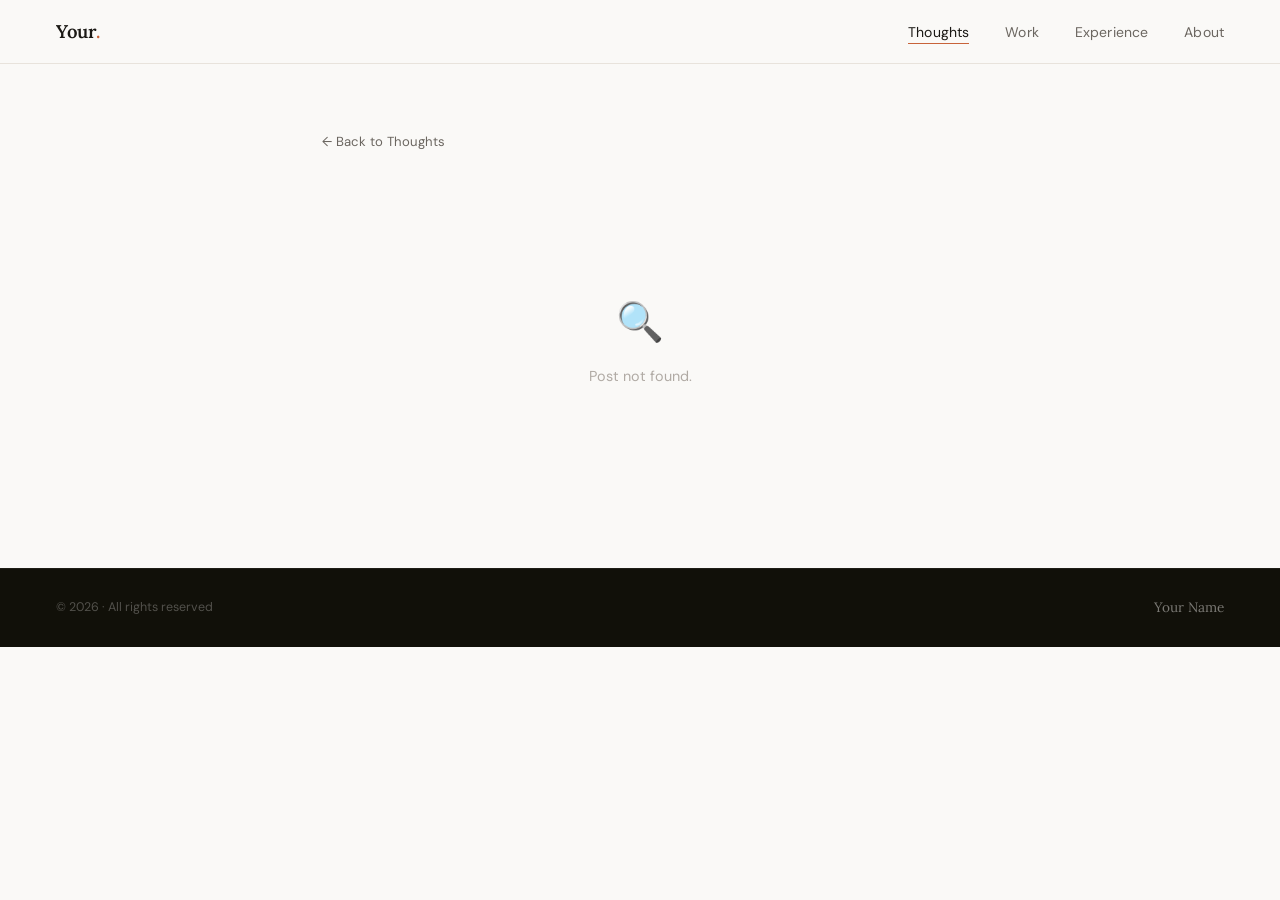
<file: post.html>
<!DOCTYPE html>
<html lang="en">
<head>
  <meta charset="UTF-8" />
  <meta name="viewport" content="width=device-width, initial-scale=1.0" />
  <title>Post</title>
  <link rel="preconnect" href="https://fonts.googleapis.com">
  <link href="https://fonts.googleapis.com/css2?family=Lora:ital,wght@0,400;0,500;0,600;1,400;1,500&family=DM+Sans:wght@300;400;500&display=swap" rel="stylesheet">
  <link rel="stylesheet" href="css/style.css">
</head>
<body>
  <nav class="nav" id="main-nav"></nav>

  <div class="page">
    <article class="post-page" id="post-content">
      <p style="color:var(--ink-faint);font-size:.9rem;padding:80px 0 0">Loading...</p>
    </article>
  </div>

  <footer class="footer" id="main-footer"></footer>

  <script src="js/cms.js"></script>
  <script src="js/main.js"></script>
  <script>
    buildNav('thoughts');

    document.addEventListener('DOMContentLoaded', async function () {
      const params  = new URLSearchParams(window.location.search);
      const id      = params.get('id');
      const [profile, post] = await Promise.all([CMS.getProfile(), id ? CMS.getPost(id) : Promise.resolve(null)]);
      const cont = document.getElementById('post-content');

      buildFooter(profile);

      if (!post) {
        cont.innerHTML = '<a href="thoughts.html" class="back-link">&#8592; Back to Thoughts</a>' +
          '<div class="empty-state" style="margin-top:40px"><div class="icon">&#128269;</div><p>Post not found.</p></div>';
        return;
      }

      document.title = post.title + ' — ' + profile.name;
      cont.innerHTML =
        '<a href="thoughts.html" class="back-link">&#8592; Back to Thoughts</a>' +
        '<span class="post-page-tag">' + (post.tag || '') + '</span>' +
        '<h1>' + post.title + '</h1>' +
        '<div class="post-page-meta">' +
          '<span>' + CMS.formatDate(post.date) + '</span>' +
          '<span>&middot;</span>' +
          '<span>' + (post.readMin || 5) + ' min read</span>' +
        '</div>' +
        (post.cover ? '<img class="post-cover-img" src="' + post.cover + '" alt="' + post.title + '">' : '') +
        '<div class="post-body">' + (post.content || '<p>' + post.excerpt + '</p>') + '</div>';
    });
  </script>
</body>
</html>
</file>
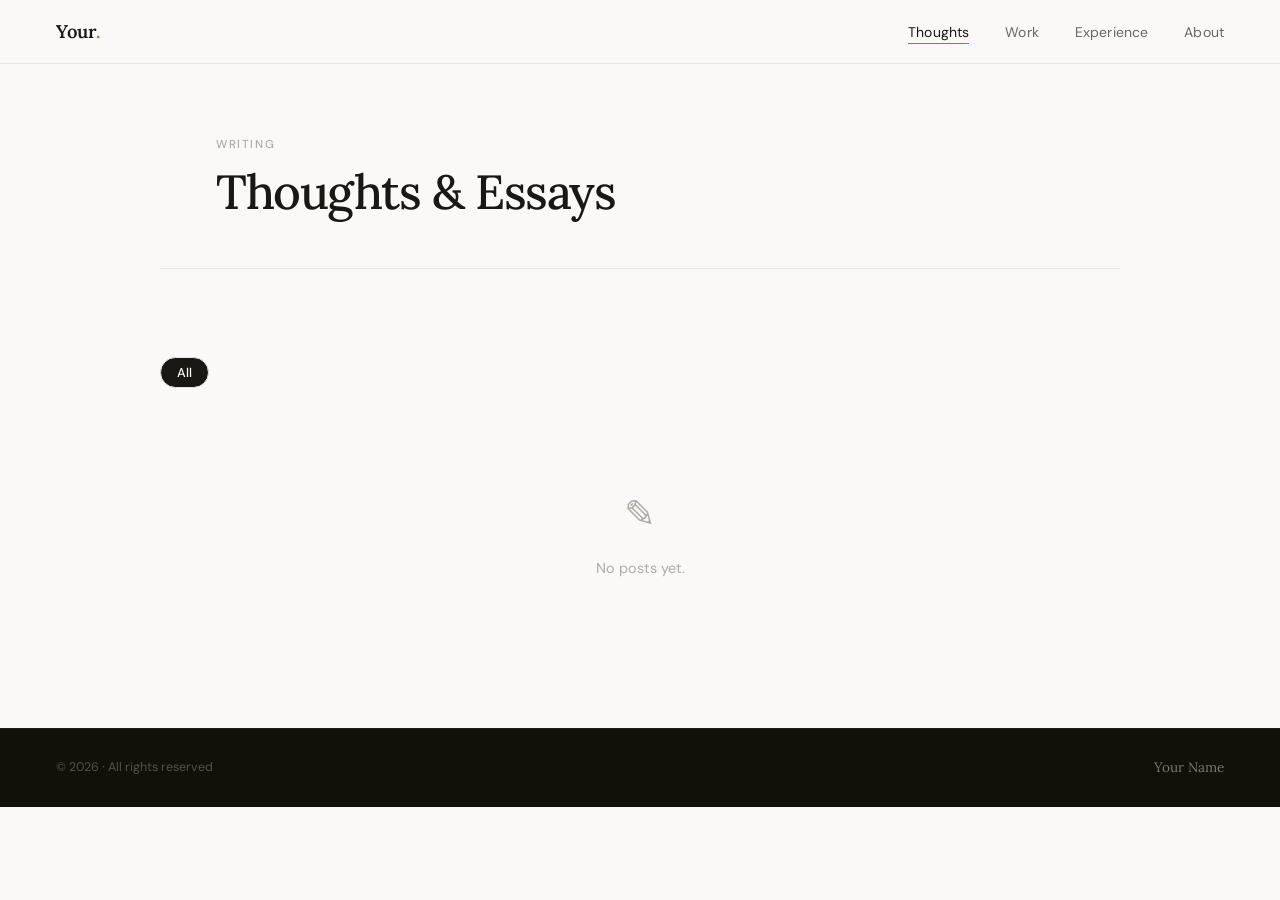
<file: thoughts.html>
<!DOCTYPE html>
<html lang="en">
<head>
  <meta charset="UTF-8" />
  <meta name="viewport" content="width=device-width, initial-scale=1.0" />
  <title>Thoughts</title>
  <link rel="preconnect" href="https://fonts.googleapis.com">
  <link href="https://fonts.googleapis.com/css2?family=Lora:ital,wght@0,400;0,500;0,600;1,400;1,500&family=DM+Sans:wght@300;400;500&display=swap" rel="stylesheet">
  <link rel="stylesheet" href="css/style.css">
</head>
<body>
  <nav class="nav" id="main-nav"></nav>

  <div class="page">
    <div class="page-header">
      <p class="section-label">Writing</p>
      <h1>Thoughts &amp; Essays</h1>
    </div>
    <section class="section">
      <div class="section-wrap">
        <div id="tag-filters" style="display:flex;gap:10px;flex-wrap:wrap;margin-bottom:36px"></div>
        <div class="posts-list" id="posts-list"><p style="color:var(--ink-faint);font-size:.9rem;padding:24px 0">Loading...</p></div>
      </div>
    </section>
  </div>

  <footer class="footer" id="main-footer"></footer>

  <script src="js/cms.js"></script>
  <script src="js/main.js"></script>
  <script>
    buildNav('thoughts');

    document.addEventListener('DOMContentLoaded', async function () {
      const [profile, posts] = await Promise.all([CMS.getProfile(), CMS.getPosts()]);
      document.title = 'Thoughts — ' + profile.name;
      buildFooter(profile);

      let activeTag = 'All';
      const tags = ['All'];
      posts.forEach(function(p) { if (p.tag && tags.indexOf(p.tag) === -1) tags.push(p.tag); });

      function renderFilters() {
        document.getElementById('tag-filters').innerHTML = tags.map(function(t) {
          const active = t === activeTag;
          return '<button onclick="filterBy(\'' + t + '\')" style="' +
            'padding:6px 16px;border-radius:100px;border:1px solid var(--border);' +
            'background:' + (active ? 'var(--ink)' : 'var(--paper-warm)') + ';' +
            'color:' + (active ? 'var(--paper)' : 'var(--ink-muted)') + ';' +
            'font-size:.8rem;font-weight:500;cursor:pointer;font-family:var(--sans);transition:all .2s">' +
            t + '</button>';
        }).join('');
      }

      window.filterBy = function(tag) { activeTag = tag; renderFilters(); renderPosts(); };

      function renderPosts() {
        const filtered = activeTag === 'All' ? posts : posts.filter(function(p){ return p.tag === activeTag; });
        const cont = document.getElementById('posts-list');
        if (filtered.length === 0) {
          cont.innerHTML = '<div class="empty-state"><div class="icon">&#9998;</div><p>No posts yet.</p></div>';
          return;
        }
        cont.innerHTML = filtered.map(function(post) {
          return '<a class="post-card fade-in" href="post.html?id=' + post.id + '">' +
            '<div>' +
              '<span class="post-tag">' + (post.tag || '') + '</span>' +
              '<h3 class="post-title">' + post.title + '</h3>' +
              '<p class="post-excerpt">' + post.excerpt + '</p>' +
            '</div>' +
            '<div class="post-meta-col">' +
              (post.cover ? '<img class="post-cover-thumb" src="' + post.cover + '" alt="">' : '') +
              '<div class="post-date">' + CMS.formatDate(post.date) + '</div>' +
              '<div class="post-read">' + (post.readMin || 5) + ' min read</div>' +
            '</div></a>';
        }).join('');
        initScrollAnimations();
      }

      renderFilters();
      renderPosts();
    });
  </script>
</body>
</html>
</file>
<file: css/style.css>
/* ─────────────────────────────────────────
   RESET & ROOT
───────────────────────────────────────── */
*, *::before, *::after { box-sizing: border-box; margin: 0; padding: 0; }

:root {
  --ink:        #1a1814;
  --ink-muted:  #6b6660;
  --ink-faint:  #b0aaa4;
  --paper:      #faf9f7;
  --paper-warm: #f3f0eb;
  --accent:     #c8633a;
  --accent-soft:#f0e6df;
  --border:     #e8e3dc;
  --dark:       #111009;
  --serif:      'Lora', Georgia, serif;
  --sans:       'DM Sans', sans-serif;
  --radius:     6px;
  --nav-h:      64px;
}

html { scroll-behavior: smooth; }

body {
  background: var(--paper);
  color: var(--ink);
  font-family: var(--sans);
  font-size: 16px;
  line-height: 1.6;
  -webkit-font-smoothing: antialiased;
  min-height: 100vh;
}

img { max-width: 100%; display: block; }
a { color: inherit; }

/* ─────────────────────────────────────────
   NAV
───────────────────────────────────────── */
.nav {
  position: fixed; top: 0; left: 0; right: 0; z-index: 200;
  height: var(--nav-h);
  display: flex; align-items: center; justify-content: space-between;
  padding: 0 56px;
  background: rgba(250,249,247,0.93);
  backdrop-filter: blur(12px);
  border-bottom: 1px solid var(--border);
}
.nav-logo {
  font-family: var(--serif);
  font-size: 1.15rem;
  font-weight: 600;
  text-decoration: none;
  color: var(--ink);
  letter-spacing: -0.02em;
}
.nav-logo span { color: var(--accent); }
.nav-links { display: flex; gap: 36px; list-style: none; }
.nav-links a {
  font-size: 0.875rem;
  font-weight: 400;
  color: var(--ink-muted);
  text-decoration: none;
  letter-spacing: 0.01em;
  transition: color 0.2s;
  position: relative;
}
.nav-links a::after {
  content: '';
  position: absolute; bottom: -3px; left: 0; right: 0;
  height: 1px;
  background: var(--accent);
  transform: scaleX(0);
  transition: transform 0.2s ease;
}
.nav-links a:hover { color: var(--ink); }
.nav-links a:hover::after,
.nav-links a.active::after { transform: scaleX(1); }
.nav-links a.active { color: var(--ink); }
.nav-admin-btn {
  font-size: 0.78rem;
  font-weight: 500;
  padding: 7px 16px;
  background: var(--ink);
  color: var(--paper) !important;
  border-radius: var(--radius);
  text-decoration: none;
  letter-spacing: 0.02em;
  transition: background 0.2s !important;
}
.nav-admin-btn:hover { background: var(--accent) !important; }
.nav-admin-btn::after { display: none !important; }

.nav-mobile-toggle {
  display: none;
  background: none; border: none; cursor: pointer;
  font-size: 1.4rem; color: var(--ink);
}

/* ─────────────────────────────────────────
   PAGE WRAPPER
───────────────────────────────────────── */
.page { padding-top: var(--nav-h); }

/* ─────────────────────────────────────────
   HERO
───────────────────────────────────────── */
.hero {
  min-height: calc(100vh - var(--nav-h));
  display: flex; align-items: center;
  padding: 80px 56px;
  max-width: 960px;
  margin: 0 auto;
}
.hero-inner { max-width: 660px; }
.hero-eyebrow {
  font-size: 0.75rem;
  font-weight: 500;
  letter-spacing: 0.14em;
  text-transform: uppercase;
  color: var(--accent);
  margin-bottom: 22px;
  opacity: 0;
  animation: fadeUp 0.65s ease 0.1s forwards;
}
.hero h1 {
  font-family: var(--serif);
  font-size: clamp(2.4rem, 5vw, 3.8rem);
  font-weight: 500;
  line-height: 1.15;
  letter-spacing: -0.03em;
  margin-bottom: 28px;
  opacity: 0;
  animation: fadeUp 0.65s ease 0.22s forwards;
}
.hero h1 em { font-style: italic; color: var(--accent); }
.hero-bio {
  font-size: 1.05rem;
  color: var(--ink-muted);
  line-height: 1.8;
  max-width: 500px;
  margin-bottom: 40px;
  opacity: 0;
  animation: fadeUp 0.65s ease 0.34s forwards;
}
.hero-ctas {
  display: flex; gap: 14px; flex-wrap: wrap;
  opacity: 0;
  animation: fadeUp 0.65s ease 0.46s forwards;
}

/* ─────────────────────────────────────────
   BUTTONS
───────────────────────────────────────── */
.btn-primary {
  display: inline-flex; align-items: center; gap: 8px;
  background: var(--ink); color: var(--paper);
  padding: 12px 22px;
  font-family: var(--sans); font-size: 0.875rem; font-weight: 500;
  text-decoration: none; border-radius: var(--radius);
  border: none; cursor: pointer;
  transition: background 0.2s, transform 0.15s;
}
.btn-primary:hover { background: var(--accent); transform: translateY(-1px); }
.btn-ghost {
  display: inline-flex; align-items: center; gap: 8px;
  background: transparent; color: var(--ink-muted);
  padding: 12px 22px;
  font-family: var(--sans); font-size: 0.875rem; font-weight: 400;
  text-decoration: none; border-radius: var(--radius);
  border: 1px solid var(--border); cursor: pointer;
  transition: border-color 0.2s, color 0.2s;
}
.btn-ghost:hover { border-color: var(--ink-muted); color: var(--ink); }
.btn-accent {
  display: inline-flex; align-items: center; gap: 8px;
  background: var(--accent); color: var(--paper);
  padding: 11px 22px;
  font-family: var(--sans); font-size: 0.875rem; font-weight: 500;
  text-decoration: none; border-radius: var(--radius);
  border: none; cursor: pointer;
  transition: opacity 0.2s, transform 0.15s;
}
.btn-accent:hover { opacity: 0.88; transform: translateY(-1px); }
.btn-danger {
  background: #c0392b; color: #fff;
  padding: 8px 16px; border: none; border-radius: var(--radius);
  font-family: var(--sans); font-size: 0.8rem; font-weight: 500;
  cursor: pointer; transition: opacity 0.2s;
}
.btn-danger:hover { opacity: 0.85; }
.btn-sm {
  padding: 7px 14px !important;
  font-size: 0.8rem !important;
}

/* ─────────────────────────────────────────
   SECTION SHARED
───────────────────────────────────────── */
.section { padding: 88px 56px; }
.section-wrap { max-width: 960px; margin: 0 auto; }
.section-label {
  font-size: 0.72rem; font-weight: 500;
  letter-spacing: 0.14em; text-transform: uppercase;
  color: var(--ink-faint); margin-bottom: 12px;
}
.section-title {
  font-family: var(--serif);
  font-size: clamp(1.8rem, 3vw, 2.6rem);
  font-weight: 500; letter-spacing: -0.025em;
  color: var(--ink); margin-bottom: 52px; line-height: 1.2;
}
.section-header {
  display: flex; align-items: flex-end; justify-content: space-between;
  margin-bottom: 52px;
  flex-wrap: wrap; gap: 16px;
}
.section-header .section-title { margin-bottom: 0; }

/* ─────────────────────────────────────────
   POSTS LIST
───────────────────────────────────────── */
.posts-list { display: flex; flex-direction: column; }
.post-card {
  display: grid;
  grid-template-columns: 1fr auto;
  gap: 24px; align-items: start;
  padding: 32px 0;
  border-bottom: 1px solid var(--border);
  text-decoration: none; color: inherit;
  transition: opacity 0.2s;
}
.post-card:first-child { border-top: 1px solid var(--border); }
.post-card:hover { opacity: 0.72; }
.post-tag {
  display: inline-block;
  font-size: 0.7rem; font-weight: 500;
  letter-spacing: 0.1em; text-transform: uppercase;
  color: var(--accent); margin-bottom: 9px;
}
.post-title {
  font-family: var(--serif);
  font-size: 1.2rem; font-weight: 500;
  color: var(--ink); line-height: 1.35; margin-bottom: 9px;
  letter-spacing: -0.01em;
}
.post-excerpt {
  font-size: 0.875rem; color: var(--ink-muted); line-height: 1.65;
  max-width: 540px;
}
.post-cover-thumb {
  width: 88px; height: 64px;
  object-fit: cover; border-radius: var(--radius);
  flex-shrink: 0;
}
.post-meta-col { text-align: right; flex-shrink: 0; }
.post-date { font-size: 0.78rem; color: var(--ink-faint); white-space: nowrap; }
.post-read { font-size: 0.75rem; color: var(--ink-faint); margin-top: 5px; }

/* ─────────────────────────────────────────
   SINGLE POST
───────────────────────────────────────── */
.post-page { max-width: 700px; margin: 0 auto; padding: 64px 32px 120px; }
.post-page-tag {
  font-size: 0.72rem; font-weight: 500;
  letter-spacing: 0.12em; text-transform: uppercase;
  color: var(--accent); margin-bottom: 16px; display: block;
}
.post-page h1 {
  font-family: var(--serif);
  font-size: clamp(2rem, 4vw, 2.8rem);
  font-weight: 500; letter-spacing: -0.03em;
  line-height: 1.18; margin-bottom: 20px;
}
.post-page-meta {
  display: flex; align-items: center; gap: 16px;
  font-size: 0.82rem; color: var(--ink-faint);
  margin-bottom: 40px;
  padding-bottom: 28px; border-bottom: 1px solid var(--border);
}
.post-cover-img {
  width: 100%; border-radius: var(--radius);
  margin-bottom: 40px;
  max-height: 420px; object-fit: cover;
}
.post-body {
  font-family: var(--serif);
  font-size: 1.08rem; line-height: 1.85;
  color: var(--ink);
}
.post-body p { margin-bottom: 1.4em; }
.post-body h2 {
  font-size: 1.4rem; font-weight: 500;
  letter-spacing: -0.015em;
  margin: 2em 0 0.8em;
}
.post-body h3 { font-size: 1.15rem; margin: 1.6em 0 0.6em; }
.post-body a { color: var(--accent); text-decoration: underline; }
.post-body blockquote {
  border-left: 3px solid var(--accent);
  padding-left: 20px; margin: 1.6em 0;
  color: var(--ink-muted); font-style: italic;
}
.back-link {
  display: inline-flex; align-items: center; gap: 6px;
  font-size: 0.82rem; color: var(--ink-muted);
  text-decoration: none; margin-bottom: 40px;
  transition: color 0.2s;
}
.back-link:hover { color: var(--accent); }

/* ─────────────────────────────────────────
   PROJECTS GRID
───────────────────────────────────────── */
.projects-grid {
  display: grid;
  grid-template-columns: repeat(auto-fill, minmax(270px, 1fr));
  gap: 22px;
}
.project-card {
  background: var(--paper);
  border: 1px solid var(--border);
  border-radius: var(--radius);
  padding: 30px 26px;
  text-decoration: none; color: inherit;
  display: flex; flex-direction: column; gap: 10px;
  transition: transform 0.2s, box-shadow 0.2s;
}
.project-card:hover {
  transform: translateY(-3px);
  box-shadow: 0 14px 40px rgba(0,0,0,0.07);
}
.project-cover {
  width: 100%; height: 160px;
  object-fit: cover; border-radius: calc(var(--radius) - 2px);
  margin-bottom: 6px;
}
.project-title {
  font-family: var(--serif);
  font-size: 1.08rem; font-weight: 500; color: var(--ink);
  letter-spacing: -0.01em;
}
.project-desc {
  font-size: 0.875rem; color: var(--ink-muted);
  line-height: 1.6; flex: 1;
}
.project-tags { display: flex; flex-wrap: wrap; gap: 6px; margin-top: 6px; }
.tag {
  font-size: 0.7rem; font-weight: 500;
  padding: 3px 10px;
  background: var(--paper-warm);
  border: 1px solid var(--border);
  border-radius: 100px; color: var(--ink-muted);
  letter-spacing: 0.03em;
}
.project-url {
  font-size: 0.78rem; color: var(--accent);
  font-weight: 500; margin-top: 4px;
  display: inline-flex; align-items: center; gap: 4px;
  text-decoration: none;
}
.project-url:hover { text-decoration: underline; }

/* ─────────────────────────────────────────
   TIMELINE
───────────────────────────────────────── */
.timeline { display: flex; flex-direction: column; }
.timeline-item {
  display: grid;
  grid-template-columns: 160px 1fr;
  gap: 36px; padding: 36px 0;
  border-bottom: 1px solid var(--border);
}
.timeline-item:first-child { border-top: 1px solid var(--border); }
.timeline-period {
  font-size: 0.8rem; color: var(--ink-faint);
  padding-top: 5px; line-height: 1.5;
}
.timeline-role {
  font-family: var(--serif);
  font-size: 1.1rem; font-weight: 500; color: var(--ink); margin-bottom: 3px;
}
.timeline-company { font-size: 0.875rem; color: var(--accent); font-weight: 500; margin-bottom: 11px; }
.timeline-desc {
  font-size: 0.875rem; color: var(--ink-muted); line-height: 1.7; max-width: 520px;
}
.timeline-skills { display: flex; flex-wrap: wrap; gap: 6px; margin-top: 12px; }

/* ─────────────────────────────────────────
   ABOUT
───────────────────────────────────────── */
.about-dark {
  background: var(--dark); color: var(--paper);
}
.about-dark .section-label { color: rgba(250,249,247,0.3); }
.about-dark .section-title { color: var(--paper); }
.about-grid { display: grid; grid-template-columns: 1fr 1fr; gap: 64px; align-items: start; }
.about-text { font-size: 1rem; color: rgba(250,249,247,0.68); line-height: 1.8; }
.about-text p + p { margin-top: 20px; }
.about-avatar {
  width: 100%; max-width: 240px;
  border-radius: var(--radius);
  margin-bottom: 24px;
}
.about-details { display: flex; flex-direction: column; gap: 18px; }
.detail-label {
  font-size: 0.7rem; font-weight: 500;
  letter-spacing: 0.12em; text-transform: uppercase;
  color: rgba(250,249,247,0.3); margin-bottom: 5px;
}
.detail-value { font-size: 0.9rem; color: rgba(250,249,247,0.75); }
.social-links { display: flex; flex-wrap: wrap; gap: 14px; margin-top: 28px; }
.social-link {
  font-size: 0.78rem; font-weight: 500; letter-spacing: 0.06em; text-transform: uppercase;
  color: rgba(250,249,247,0.45); text-decoration: none;
  border-bottom: 1px solid rgba(250,249,247,0.15); padding-bottom: 2px;
  transition: color 0.2s, border-color 0.2s;
}
.social-link:hover { color: var(--paper); border-color: rgba(250,249,247,0.5); }

/* ─────────────────────────────────────────
   FOOTER
───────────────────────────────────────── */
.footer {
  background: var(--dark);
  border-top: 1px solid rgba(255,255,255,0.06);
  padding: 28px 56px;
  display: flex; align-items: center; justify-content: space-between;
}
.footer-note { font-size: 0.78rem; color: rgba(250,249,247,0.28); }
.footer-name { font-family: var(--serif); color: rgba(250,249,247,0.45); font-size: 0.85rem; }

/* ─────────────────────────────────────────
   ADMIN / CMS
───────────────────────────────────────── */
.admin-layout {
  display: grid;
  grid-template-columns: 220px 1fr;
  min-height: 100vh;
}
.admin-sidebar {
  background: var(--dark);
  padding: 28px 0;
  position: sticky; top: 0; height: 100vh;
  overflow-y: auto;
}
.admin-sidebar-logo {
  font-family: var(--serif); font-size: 1rem; font-weight: 600;
  color: var(--paper); padding: 0 24px 28px;
  display: block; text-decoration: none;
  border-bottom: 1px solid rgba(255,255,255,0.07); margin-bottom: 16px;
}
.admin-sidebar-logo span { color: var(--accent); }
.admin-nav { display: flex; flex-direction: column; }
.admin-nav-item {
  display: flex; align-items: center; gap: 10px;
  padding: 11px 24px;
  font-size: 0.875rem; color: rgba(250,249,247,0.5);
  text-decoration: none; cursor: pointer;
  background: none; border: none; text-align: left; width: 100%;
  font-family: var(--sans);
  transition: color 0.2s, background 0.2s;
}
.admin-nav-item:hover { color: var(--paper); background: rgba(255,255,255,0.04); }
.admin-nav-item.active { color: var(--paper); background: rgba(255,255,255,0.07); }
.admin-nav-item .icon { font-size: 1rem; width: 20px; }
.admin-main { background: var(--paper); padding: 40px 48px; overflow-y: auto; }
.admin-topbar {
  display: flex; align-items: center; justify-content: space-between;
  margin-bottom: 36px;
}
.admin-topbar h1 {
  font-family: var(--serif); font-size: 1.8rem; font-weight: 500;
  letter-spacing: -0.02em;
}
.admin-panel { display: none; }
.admin-panel.active { display: block; }

/* CMS cards list */
.cms-list { display: flex; flex-direction: column; gap: 12px; margin-top: 24px; }
.cms-item {
  display: flex; align-items: center; justify-content: space-between;
  padding: 16px 20px;
  background: var(--paper-warm); border: 1px solid var(--border);
  border-radius: var(--radius); gap: 16px;
}
.cms-item-info { flex: 1; min-width: 0; }
.cms-item-title {
  font-family: var(--serif); font-size: 0.95rem; font-weight: 500;
  color: var(--ink); white-space: nowrap; overflow: hidden; text-overflow: ellipsis;
}
.cms-item-sub { font-size: 0.78rem; color: var(--ink-faint); margin-top: 3px; }
.cms-item-actions { display: flex; gap: 8px; flex-shrink: 0; }

/* FORM */
.cms-form {
  background: var(--paper-warm); border: 1px solid var(--border);
  border-radius: var(--radius); padding: 32px;
  margin-top: 28px;
}
.cms-form h3 {
  font-family: var(--serif); font-size: 1.2rem; font-weight: 500;
  margin-bottom: 24px; letter-spacing: -0.01em;
}
.form-grid { display: grid; gap: 18px; }
.form-row { display: grid; grid-template-columns: 1fr 1fr; gap: 16px; }
.field { display: flex; flex-direction: column; gap: 6px; }
.field label { font-size: 0.78rem; font-weight: 500; color: var(--ink-muted); letter-spacing: 0.04em; text-transform: uppercase; }
.field input,
.field textarea,
.field select {
  padding: 10px 14px;
  background: var(--paper); border: 1px solid var(--border);
  border-radius: var(--radius);
  font-family: var(--sans); font-size: 0.9rem; color: var(--ink);
  transition: border-color 0.2s;
  width: 100%;
}
.field input:focus,
.field textarea:focus,
.field select:focus {
  outline: none; border-color: var(--accent);
}
.field textarea { resize: vertical; min-height: 90px; line-height: 1.55; }
.field small { font-size: 0.75rem; color: var(--ink-faint); }
.form-actions { display: flex; gap: 12px; margin-top: 8px; }

/* Stats row */
.stats-row { display: grid; grid-template-columns: repeat(4, 1fr); gap: 18px; }
.stat-card {
  background: var(--paper-warm); border: 1px solid var(--border);
  border-radius: var(--radius); padding: 20px 22px;
}
.stat-number {
  font-family: var(--serif); font-size: 2rem; font-weight: 500;
  color: var(--ink); letter-spacing: -0.03em;
}
.stat-label { font-size: 0.78rem; color: var(--ink-faint); margin-top: 4px; }

/* Toast */
.toast {
  position: fixed; bottom: 28px; right: 28px; z-index: 9999;
  background: var(--ink); color: var(--paper);
  padding: 12px 22px; border-radius: var(--radius);
  font-size: 0.875rem; font-weight: 500;
  transform: translateY(80px); opacity: 0;
  transition: transform 0.3s ease, opacity 0.3s ease;
  pointer-events: none;
}
.toast.show { transform: translateY(0); opacity: 1; }
.toast.success { background: #2d7a4f; }
.toast.error { background: #c0392b; }

/* Empty state */
.empty-state {
  text-align: center; padding: 60px 20px;
  color: var(--ink-faint);
}
.empty-state .icon { font-size: 2.4rem; margin-bottom: 12px; }
.empty-state p { font-size: 0.9rem; }

/* ─────────────────────────────────────────
   ANIMATIONS
───────────────────────────────────────── */
@keyframes fadeUp {
  from { opacity: 0; transform: translateY(18px); }
  to   { opacity: 1; transform: translateY(0); }
}
.fade-in {
  opacity: 0; transform: translateY(16px);
  transition: opacity 0.55s ease, transform 0.55s ease;
}
.fade-in.visible { opacity: 1; transform: translateY(0); }

/* ─────────────────────────────────────────
   PAGE HEADER (inner pages)
───────────────────────────────────────── */
.page-header {
  padding: 72px 56px 48px;
  max-width: 960px; margin: 0 auto;
  border-bottom: 1px solid var(--border);
  margin-bottom: 0;
}
.page-header .section-label { margin-bottom: 10px; }
.page-header h1 {
  font-family: var(--serif);
  font-size: clamp(2rem, 4vw, 3rem);
  font-weight: 500; letter-spacing: -0.03em;
  line-height: 1.15;
  opacity: 0; animation: fadeUp 0.6s ease 0.1s forwards;
}

/* ─────────────────────────────────────────
   RESPONSIVE
───────────────────────────────────────── */
@media (max-width: 840px) {
  .nav { padding: 0 24px; }
  .nav-links { display: none; }
  .nav-links.open {
    display: flex; flex-direction: column; gap: 0;
    position: absolute; top: var(--nav-h); left: 0; right: 0;
    background: var(--paper); border-bottom: 1px solid var(--border);
    padding: 16px 24px;
  }
  .nav-links.open a { padding: 10px 0; border-bottom: 1px solid var(--border); }
  .nav-mobile-toggle { display: block; }
  .hero { padding: 56px 24px 64px; }
  .section { padding: 64px 24px; }
  .page-header { padding: 56px 24px 40px; }
  .about-grid { grid-template-columns: 1fr; gap: 40px; }
  .timeline-item { grid-template-columns: 1fr; gap: 6px; }
  .form-row { grid-template-columns: 1fr; }
  .stats-row { grid-template-columns: 1fr 1fr; }
  .footer { padding: 24px 24px; flex-direction: column; gap: 6px; text-align: center; }
  .post-card { grid-template-columns: 1fr; }
}
@media (max-width: 600px) {
  .admin-layout { grid-template-columns: 1fr; }
  .admin-sidebar { position: static; height: auto; }
  .admin-main { padding: 24px 20px; }
  .stats-row { grid-template-columns: 1fr 1fr; }
}
</file>
